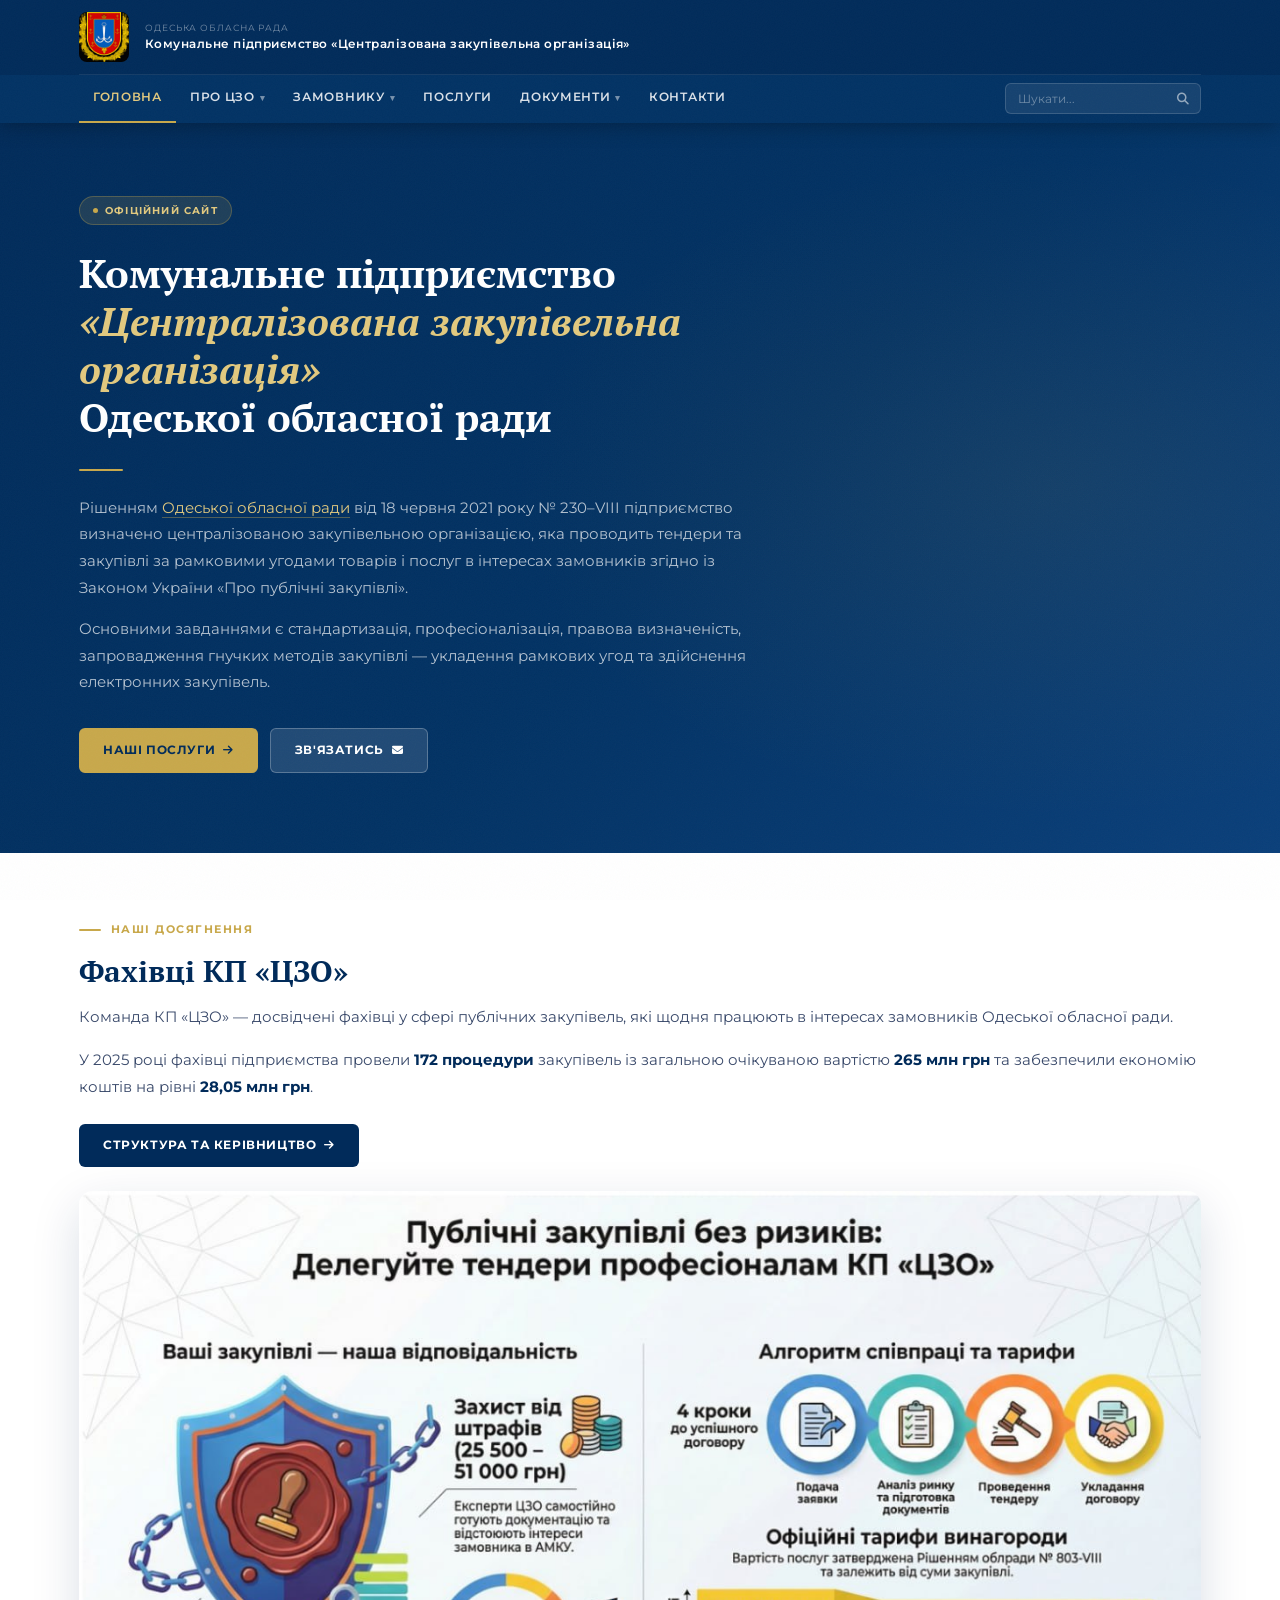
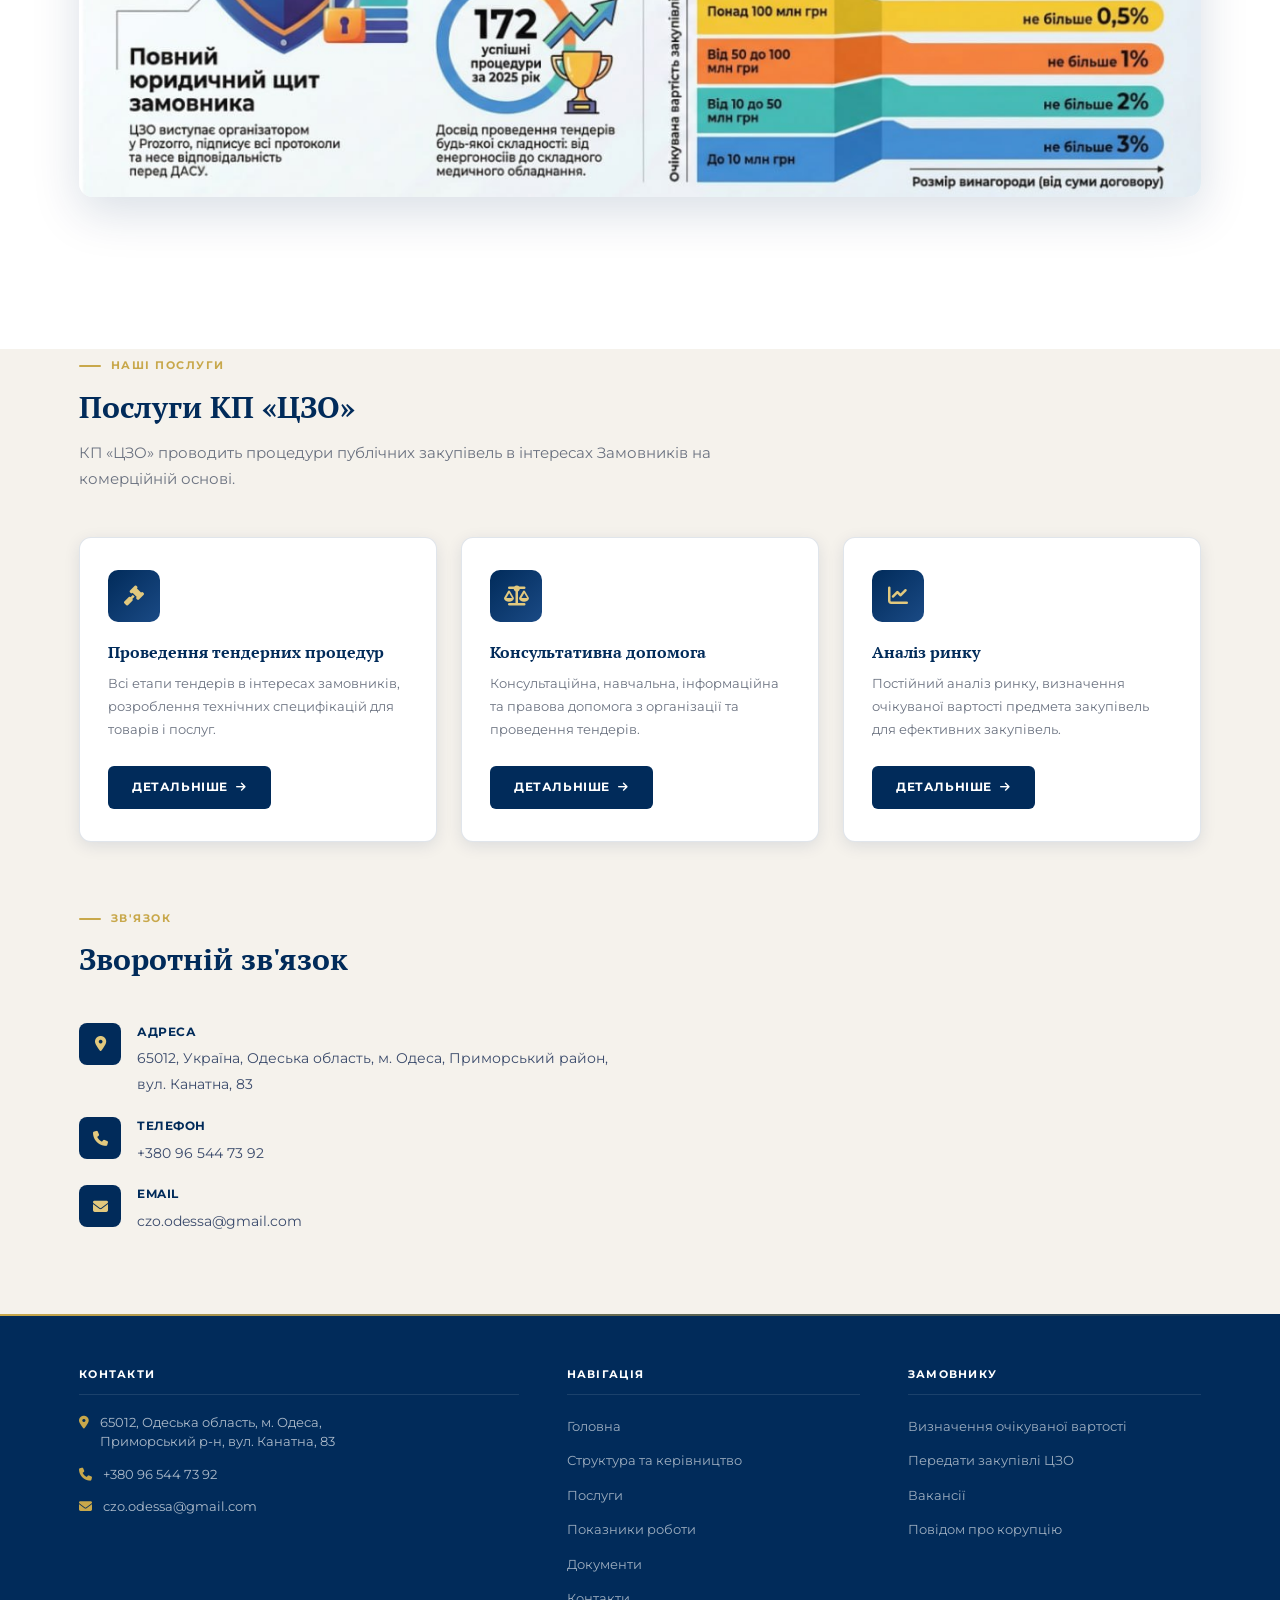
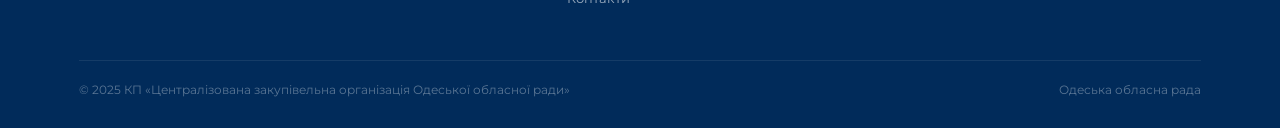
<file: index.html>
<!DOCTYPE html>
<html lang="uk">
<head>
  <meta charset="UTF-8">
  <meta name="viewport" content="width=device-width, initial-scale=1">
  <title>Головна — КП «ЦЗО»</title>
  <link rel="preconnect" href="https://fonts.googleapis.com">
  <link rel="preconnect" href="https://fonts.gstatic.com" crossorigin>
  <link href="https://fonts.googleapis.com/css2?family=Montserrat:wght@400;500;600;700;800&family=PT+Serif:ital,wght@0,400;0,700;1,400&display=swap" rel="stylesheet">
  <link rel="stylesheet" href="https://cdnjs.cloudflare.com/ajax/libs/font-awesome/6.4.0/css/all.min.css">
  <link rel="stylesheet" href="css/style.css">
</head>
<body>

<header class="site-header">
  <div class="container">
    <div class="header-brand">
      <img src="czo_icon.png" alt="КП ЦЗО" class="header-logo">
      <div class="header-title">
        <small>Одеська обласна рада</small>
        Комунальне підприємство «Централізована закупівельна організація»
      </div>
    </div>
  </div>
  <div class="header-nav-wrap">
    <div class="container" style="display:flex;align-items:center;justify-content:space-between;gap:12px;width:100%">
      <ul class="nav-menu" id="mainNav">
        <li class="active" ><a href="index.html">Головна</a></li>
        <li >
          <a href="#">Про ЦЗО <span class="nav-caret">▾</span></a>
          <ul class="sub-menu">
            <li><a href="структура-та-керівництво.html">Структура та керівництво</a></li>
            
            <li><a href="показники-роботи.html">Показники роботи</a></li>
            <li><a href="вакансії.html">Вакансії</a></li>
            <li><a href="повідом-про-корупцію.html">Повідом про корупцію</a></li>
          </ul>
        </li>
        <li >
          <a href="#">Замовнику <span class="nav-caret">▾</span></a>
          <ul class="sub-menu">
            <li><a href="визначення-очікуваної-вартості.html">Визначення очікуваної вартості</a></li>
<li><a href="передати-закупівлі-цзо.html">Передати закупівлі ЦЗО</a></li>
          </ul>
        </li>
        <li ><a href="послуги-кп-цзо.html">Послуги</a></li>
        <li >
          <a href="#">Документи <span class="nav-caret">▾</span></a>
          <ul class="sub-menu">
            <li><a href="documents.html">Звіти та документи</a></li>
          </ul>
        </li>
        <li ><a href="контакти.html">Контакти</a></li>
      </ul>
      <div style="display:flex;align-items:center;gap:8px">
        <form class="nav-search">
          <input type="search" placeholder="Шукати...">
          <button type="submit"><i class="fas fa-search"></i></button>
        </form>
        <button class="burger" id="burgerBtn" onclick="toggleMobile()">
          <i class="fas fa-bars" id="burgerIcon"></i>
        </button>
      </div>
    </div>
  </div>
  <nav class="mobile-nav" id="mobileNav">
    <ul>
      <li><a href="index.html">Головна</a></li>
      <li><a href="структура-та-керівництво.html">— Структура та керівництво</a></li>
      <li><a href="показники-роботи.html">— Показники роботи</a></li>
      <li><a href="вакансії.html">— Вакансії</a></li>
      <li><a href="повідом-про-корупцію.html">— Повідом про корупцію</a></li>
      <li><a href="визначення-очікуваної-вартості.html">— Визначення очікуваної вартості</a></li>
      <li><a href="передати-закупівлі-цзо.html">— Передати закупівлі ЦЗО</a></li>
      <li><a href="послуги-кп-цзо.html">Послуги</a></li>
      <li><a href="documents.html">Документи</a></li>
      <li><a href="контакти.html">Контакти</a></li>
    </ul>
  </nav>
</header>

<section style="background:linear-gradient(135deg,var(--navy) 0%,var(--navy-mid) 55%,#0a3f7a 100%);padding:72px 0 80px;position:relative;overflow:hidden">
    <div style="position:absolute;inset:0;background:radial-gradient(ellipse 65% 70% at 82% 50%,rgba(200,168,75,.08) 0%,transparent 65%)"></div>
    <div class="container" style="position:relative;z-index:1">
      <div class="badge" style="display:inline-flex;align-items:center;gap:7px;background:rgba(200,168,75,.15);border:1px solid rgba(200,168,75,.3);color:var(--gold-light);font-size:10px;font-weight:700;letter-spacing:.12em;text-transform:uppercase;padding:5px 13px;border-radius:100px;margin-bottom:24px">
        <span style="width:5px;height:5px;border-radius:50%;background:var(--gold);display:inline-block"></span>
        Офіційний сайт
      </div>
      <h1 style="font-family:'PT Serif',serif;font-size:clamp(22px,4vw,40px);font-weight:700;color:white;line-height:1.2;max-width:740px;margin-bottom:28px">
        Комунальне підприємство<br>
        <em style="font-style:italic;color:var(--gold-light)">«Централізована закупівельна організація»</em><br>
        Одеської обласної ради
      </h1>
      <div style="width:44px;height:2px;background:var(--gold);border-radius:2px;margin-bottom:24px"></div>
      <p style="color:rgba(255,255,255,.7);font-size:14.5px;line-height:1.85;max-width:680px;margin-bottom:14px">
        Рішенням <a href="https://oblrada.odessa.gov.ua/" target="_blank" style="color:var(--gold-light);border-bottom:1px solid rgba(200,168,75,.4)">Одеської обласної ради</a> від 18 червня 2021 року № 230–VIII підприємство визначено централізованою закупівельною організацією, яка проводить тендери та закупівлі за рамковими угодами товарів і послуг в інтересах замовників згідно із Законом України «Про публічні закупівлі».
      </p>
      <p style="color:rgba(255,255,255,.7);font-size:14.5px;line-height:1.85;max-width:680px;margin-bottom:32px">
        Основними завданнями є стандартизація, професіоналізація, правова визначеність, запровадження гнучких методів закупівлі — укладення рамкових угод та здійснення електронних закупівель.
      </p>
      <div style="display:flex;gap:12px;flex-wrap:wrap">
        <a href="послуги-кп-цзо.html" class="btn btn-gold">Наші послуги <i class="fas fa-arrow-right"></i></a>
        <a href="контакти.html" class="btn" style="background:rgba(255,255,255,.12);color:white;border:1px solid rgba(255,255,255,.25)">Зв'язатись <i class="fas fa-envelope"></i></a>
      </div>
    </div>
  </section>

<section class="section section-white">
  <div class="container">
    <div style="display:flex;flex-direction:column;align-items:center;gap:24px">
      <div class="fade-up">
        <div class="section-label">наші досягнення</div>
        <h2 class="section-title">Фахівці КП «ЦЗО»</h2>
        <p style="font-size:14.5px;color:var(--text-mid);line-height:1.85;margin-bottom:16px">
          Команда КП «ЦЗО» — досвідчені фахівці у сфері публічних закупівель, які щодня працюють в інтересах замовників Одеської обласної ради.
        </p>
        <p style="font-size:14.5px;color:var(--text-mid);line-height:1.85;margin-bottom:24px">
          У 2025 році фахівці підприємства провели <strong style="color:var(--navy)">172 процедури</strong> закупівель із загальною очікуваною вартістю <strong style="color:var(--navy)">265 млн грн</strong> та забезпечили економію коштів на рівні <strong style="color:var(--navy)">28,05 млн грн</strong>.
        </p>
        <a href="структура-та-керівництво.html" class="btn btn-primary">Структура та керівництво <i class="fas fa-arrow-right"></i></a>
      </div>
      <div class="fade-up">
        <img src="photo_team.jpg" alt="Команда КП ЦЗО" style="width:100%;border-radius:14px;box-shadow:var(--shadow-lg)">
      </div>
    </div>
  </div>
</section>
  <section class="section section-white" style="padding-bottom:24px"></section>
    <div class="container">
      <div class="section-head">
        <div class="section-label">Наші послуги</div>
        <h2 class="section-title">Послуги КП «ЦЗО»</h2>
        <p class="section-lead">КП «ЦЗО» проводить процедури публічних закупівель в інтересах Замовників на комерційній основі.</p>
      </div>
      <div class="cards-grid">
        <div class="card fade-up">
          <div class="card-icon"><i class="fas fa-gavel"></i></div>
          <h3>Проведення тендерних процедур</h3>
          <p>Всі етапи тендерів в інтересах замовників, розроблення технічних специфікацій для товарів і послуг.</p>
          <br><a href="передати-закупівлі-цзо.html" class="btn btn-primary">Детальніше <i class="fas fa-arrow-right"></i></a>
        </div>
        <div class="card fade-up">
          <div class="card-icon"><i class="fas fa-balance-scale"></i></div>
          <h3>Консультативна допомога</h3>
          <p>Консультаційна, навчальна, інформаційна та правова допомога з організації та проведення тендерів.</p>
          <br><a href="послуги-кп-цзо.html" class="btn btn-primary">Детальніше <i class="fas fa-arrow-right"></i></a>
        </div>
        <div class="card fade-up">
          <div class="card-icon"><i class="fas fa-chart-line"></i></div>
          <h3>Аналіз ринку</h3>
          <p>Постійний аналіз ринку, визначення очікуваної вартості предмета закупівель для ефективних закупівель.</p>
          <br><a href="визначення-очікуваної-вартості.html" class="btn btn-primary">Детальніше <i class="fas fa-arrow-right"></i></a>
        </div>
      </div>
    </div>
  </section>

  <section class="section" id="home-contact">
    <div class="container">
      <div class="section-head">
        <div class="section-label">Зв'язок</div>
        <h2 class="section-title">Зворотній зв'язок</h2>
      </div>
      <div class="two-col">
        <div>
          <div class="contact-item fade-up">
            <div class="contact-icon"><i class="fas fa-map-marker-alt"></i></div>
            <div class="contact-detail">
              <strong>Адреса</strong>
              <span>65012, Україна, Одеська область, м. Одеса, Приморський район, вул. Канатна, 83</span>
            </div>
          </div>
          <div class="contact-item fade-up">
            <div class="contact-icon"><i class="fas fa-phone"></i></div>
            <div class="contact-detail">
              <strong>Телефон</strong>
              <a href="tel:+380965447392">+380 96 544 73 92</a>
            </div>
          </div>
          <div class="contact-item fade-up">
            <div class="contact-icon"><i class="fas fa-envelope"></i></div>
            <div class="contact-detail">
              <strong>Email</strong>
              <span>czo.odessa@gmail.com</span>
            </div>
          </div>
        </div>
  </section>  
<footer class="site-footer">
  <div class="container">
    <div class="footer-grid">
      <div class="footer-col">
        <h4>Контакти</h4>
        <div class="footer-contact"><i class="fas fa-map-marker-alt"></i><span>65012, Одеська область, м. Одеса,<br>Приморський р-н, вул. Канатна, 83</span></div>
        <div class="footer-contact"><i class="fas fa-phone"></i><a href="tel:+380965447392">+380 96 544 73 92</a></div>
        <div class="footer-contact"><i class="fas fa-envelope"></i><span>czo.odessa@gmail.com</span></div>
      </div>
      <div class="footer-col">
        <h4>Навігація</h4>
        <ul>
          <li><a href="index.html">Головна</a></li>
          <li><a href="структура-та-керівництво.html">Структура та керівництво</a></li>
          <li><a href="послуги-кп-цзо.html">Послуги</a></li>
          <li><a href="показники-роботи.html">Показники роботи</a></li>
          <li><a href="documents.html">Документи</a></li>
          <li><a href="контакти.html">Контакти</a></li>
        </ul>
      </div>
      <div class="footer-col">
        <h4>Замовнику</h4>
        <ul>
          <li><a href="визначення-очікуваної-вартості.html">Визначення очікуваної вартості</a></li>
          <li><a href="передати-закупівлі-цзо.html">Передати закупівлі ЦЗО</a></li>
          <li><a href="вакансії.html">Вакансії</a></li>
          <li><a href="повідом-про-корупцію.html">Повідом про корупцію</a></li>
        </ul>
      </div>
    </div>
    <div class="footer-bottom">
      <p>© 2025 КП «Централізована закупівельна організація Одеської обласної ради»</p>
      <p><a href="https://oblrada.odessa.gov.ua/" target="_blank" style="color:rgba(255,255,255,.35);transition:color .2s" onmouseover="this.style.color='#E2C97E'" onmouseout="this.style.color='rgba(255,255,255,.35)'">Одеська обласна рада</a></p>
    </div>
  </div>
</footer>

<script src="js/main.js"></script>
</body>
</html>
</file>
<file: css/style.css>
/* ═══════════════════════════════════════
       DESIGN SYSTEM
    ═══════════════════════════════════════ */
    :root {
      --navy:       #012B5A;
      --navy-mid:   #023264;
      --navy-light: #1a4a85;
      --gold:       #C8A84B;
      --gold-light: #E2C97E;
      --cream:      #F5F2EC;
      --white:      #ffffff;
      --text:       #1a1a2e;
      --text-mid:   #3a4a6b;
      --muted:      #6b7280;
      --border:     rgba(1,43,90,0.12);
      --shadow:     0 4px 16px rgba(1,43,90,0.10);
      --shadow-lg:  0 16px 48px rgba(1,43,90,0.15);
    }

    *, *::before, *::after { box-sizing: border-box; margin: 0; padding: 0; }
    html { scroll-behavior: smooth; }

    body {
      font-family: 'Montserrat', sans-serif;
      font-size: 15px;
      line-height: 1.7;
      color: var(--text);
      background: var(--cream);
      overflow-x: hidden;
    }

    /* noise texture */
    body::after {
      content: '';
      position: fixed;
      inset: 0;
      background-image: url("data:image/svg+xml,%3Csvg xmlns='http://www.w3.org/2000/svg' width='200' height='200'%3E%3Cfilter id='n'%3E%3CfeTurbulence type='fractalNoise' baseFrequency='0.85' numOctaves='4' stitchTiles='stitch'/%3E%3C/filter%3E%3Crect width='200' height='200' filter='url(%23n)' opacity='0.03'/%3E%3C/svg%3E");
      pointer-events: none;
      z-index: 9999;
    }

    a { color: inherit; text-decoration: none; transition: color .2s; }
    img { max-width: 100%; border-radius: 4px; }

    .container {
      max-width: 1170px;
      margin: 0 auto;
      padding: 0 24px;
    }

    /* ═══════════════════════════════════════
       HEADER
    ═══════════════════════════════════════ */
    .site-header {
      position: sticky;
      top: 0;
      z-index: 200;
      background: var(--navy);
      box-shadow: 0 2px 20px rgba(0,0,0,.3);
    }

    .header-brand {
      display: flex;
      align-items: center;
      gap: 16px;
      padding: 12px 0;
      border-bottom: 1px solid rgba(255,255,255,.08);
    }

    .header-logo {
      width: 50px; height: 50px;
      border-radius: 8px;
      object-fit: contain;
      flex-shrink: 0;
    }

    .header-title {
      color: white;
      font-size: 11.5px;
      font-weight: 600;
      letter-spacing: .04em;
      line-height: 1.45;
    }

    .header-title small {
      display: block;
      font-size: 9px;
      font-weight: 400;
      color: rgba(255,255,255,.45);
      letter-spacing: .1em;
      text-transform: uppercase;
      margin-bottom: 2px;
    }

    /* ── NAV ── */
    .header-nav-wrap {
      display: flex;
      align-items: center;
      justify-content: space-between;
      gap: 12px;
      background: var(--navy-mid);
      padding: 0;
    }

    .nav-menu {
      display: flex;
      list-style: none;
      gap: 0;
      flex-wrap: wrap;
    }

    .nav-menu > li { position: relative; }

    .nav-menu > li > a {
      display: flex;
      align-items: center;
      gap: 5px;
      padding: 13px 14px;
      color: rgba(255,255,255,.85);
      font-size: 11.5px;
      font-weight: 600;
      letter-spacing: .06em;
      text-transform: uppercase;
      border-bottom: 2px solid transparent;
      white-space: nowrap;
      transition: color .2s, border-color .2s;
    }

    .nav-menu > li > a:hover,
    .nav-menu > li.active > a {
      color: var(--gold-light);
      border-bottom-color: var(--gold);
    }

    .nav-caret { font-size: 9px; opacity: .55; }

    .sub-menu {
      display: none;
      position: absolute;
      top: 100%; left: 0;
      background: var(--navy);
      border-top: 2px solid var(--gold);
      border-radius: 0 0 8px 8px;
      min-width: 230px;
      list-style: none;
      box-shadow: var(--shadow-lg);
      z-index: 300;
    }

    .nav-menu > li:hover .sub-menu { display: block; }

    .sub-menu li a {
      display: block;
      padding: 11px 20px;
      color: rgba(255,255,255,.78);
      font-size: 12px;
      font-weight: 500;
      border-bottom: 1px solid rgba(255,255,255,.06);
      transition: all .2s;
    }

    .sub-menu li a:hover {
      color: var(--gold-light);
      background: rgba(255,255,255,.04);
      padding-left: 26px;
    }

    /* search */
    .nav-search {
      display: flex;
      align-items: center;
      background: rgba(255,255,255,.08);
      border: 1px solid rgba(255,255,255,.15);
      border-radius: 6px;
      overflow: hidden;
      flex-shrink: 0;
      margin: 8px 0;
    }

    .nav-search input {
      background: none; border: none; outline: none;
      padding: 7px 12px;
      color: white; font-size: 12px;
      font-family: 'Montserrat', sans-serif;
      width: 160px;
    }

    .nav-search input::placeholder { color: rgba(255,255,255,.38); }

    .nav-search button {
      background: none; border: none;
      padding: 7px 11px;
      color: rgba(255,255,255,.55);
      cursor: pointer; font-size: 12px;
      transition: color .2s;
    }

    .nav-search button:hover { color: var(--gold-light); }

    /* ── BURGER ── */
    .burger {
      display: none;
      background: none;
      border: 1px solid rgba(255,255,255,.3);
      border-radius: 6px;
      padding: 8px 10px;
      cursor: pointer;
      color: white;
      font-size: 16px;
      flex-shrink: 0;
      margin: 8px 0;
    }

    /* ── MOBILE NAV ── */
    .mobile-nav {
      display: none;
      background: var(--navy-mid);
      border-top: 1px solid rgba(255,255,255,.08);
      padding: 8px 0 16px;
    }

    .mobile-nav.open { display: block; }

    .mobile-nav ul { list-style: none; }

    .mobile-nav ul li a {
      display: block;
      padding: 10px 24px;
      color: rgba(255,255,255,.82);
      font-size: 13px;
      font-weight: 600;
      border-bottom: 1px solid rgba(255,255,255,.05);
    }

    .mobile-nav ul li ul li a {
      padding-left: 40px;
      font-weight: 400;
      font-size: 12.5px;
      color: rgba(255,255,255,.65);
    }

    /* ═══════════════════════════════════════
       PAGE SYSTEM (SPA)
    ═══════════════════════════════════════ */
    

    /* ═══════════════════════════════════════
       PAGE HERO BANNER
    ═══════════════════════════════════════ */
    .page-hero {
      background: linear-gradient(135deg, var(--navy) 0%, var(--navy-mid) 60%, #0a3f7a 100%);
      padding: 56px 0 48px;
      position: relative;
      overflow: hidden;
    }

    .page-hero::before {
      content: '';
      position: absolute;
      inset: 0;
      background: radial-gradient(ellipse 60% 80% at 85% 50%, rgba(200,168,75,.07) 0%, transparent 65%);
    }

    .page-hero-inner { position: relative; z-index: 1; }

    .page-hero .badge {
      display: inline-flex;
      align-items: center;
      gap: 7px;
      background: rgba(200,168,75,.15);
      border: 1px solid rgba(200,168,75,.3);
      color: var(--gold-light);
      font-size: 10px;
      font-weight: 700;
      letter-spacing: .12em;
      text-transform: uppercase;
      padding: 5px 13px;
      border-radius: 100px;
      margin-bottom: 20px;
    }

    .page-hero .badge::before {
      content: '';
      width: 5px; height: 5px;
      border-radius: 50%;
      background: var(--gold);
    }

    .page-hero h1 {
      font-family: 'PT Serif', serif;
      font-size: clamp(22px, 4vw, 38px);
      font-weight: 700;
      color: white;
      line-height: 1.2;
      max-width: 700px;
    }

    .page-hero p {
      color: rgba(255,255,255,.68);
      font-size: 14px;
      line-height: 1.8;
      max-width: 620px;
      margin-top: 16px;
    }

    .hero-divider {
      width: 44px; height: 2px;
      background: var(--gold);
      border-radius: 2px;
      margin: 24px 0 0;
    }

    /* ═══════════════════════════════════════
       CONTENT SECTIONS
    ═══════════════════════════════════════ */
    .section { padding: 60px 0; }
    .section-white { background: white; }

    .section-label {
      display: inline-flex;
      align-items: center;
      gap: 10px;
      font-size: 10.5px;
      font-weight: 700;
      letter-spacing: .14em;
      text-transform: uppercase;
      color: var(--gold);
      margin-bottom: 14px;
    }

    .section-label::before {
      content: '';
      width: 22px; height: 2px;
      background: var(--gold);
      border-radius: 2px;
    }

    .section-title {
      font-family: 'PT Serif', serif;
      font-size: clamp(20px, 3vw, 30px);
      font-weight: 700;
      color: var(--navy);
      line-height: 1.25;
      margin-bottom: 14px;
    }

    .section-lead {
      font-size: 14.5px;
      color: var(--muted);
      line-height: 1.8;
      max-width: 680px;
    }

    .section-head { margin-bottom: 44px; }

    /* ── PROSE TEXT ── */
    .prose p {
      font-size: 14.5px;
      color: var(--text-mid);
      line-height: 1.85;
      margin-bottom: 16px;
    }

    .prose a {
      color: var(--navy);
      font-weight: 600;
      border-bottom: 1px solid var(--gold);
      transition: border-color .2s;
    }

    .prose a:hover { border-color: var(--navy); }

    .prose strong { color: var(--navy); font-weight: 700; }

    .prose h3 {
      font-family: 'PT Serif', serif;
      font-size: 20px;
      color: var(--navy);
      margin: 32px 0 12px;
    }

    .prose h4 {
      font-size: 15px;
      font-weight: 700;
      color: var(--navy);
      margin: 24px 0 8px;
    }

    .prose ul, .prose ol {
      padding-left: 20px;
      margin-bottom: 16px;
    }

    .prose li {
      font-size: 14px;
      color: var(--text-mid);
      line-height: 1.8;
      margin-bottom: 6px;
    }

    /* ── CARDS ── */
    .cards-grid {
      display: grid;
      grid-template-columns: repeat(auto-fit, minmax(270px, 1fr));
      gap: 24px;
    }

    .card {
      background: white;
      border: 1px solid var(--border);
      border-radius: 12px;
      padding: 32px 28px;
      position: relative;
      overflow: hidden;
      transition: transform .3s, box-shadow .3s;
      box-shadow: var(--shadow);
    }

    .card::before {
      content: '';
      position: absolute;
      top: 0; left: 0; right: 0;
      height: 3px;
      background: linear-gradient(90deg, var(--navy), var(--gold));
      transform: scaleX(0);
      transform-origin: left;
      transition: transform .3s;
    }

    .card:hover { transform: translateY(-4px); box-shadow: var(--shadow-lg); }
    .card:hover::before { transform: scaleX(1); }

    .card-icon {
      width: 52px; height: 52px;
      background: linear-gradient(135deg, var(--navy), var(--navy-light));
      border-radius: 10px;
      display: flex;
      align-items: center;
      justify-content: center;
      color: var(--gold-light);
      font-size: 20px;
      margin-bottom: 20px;
    }

    .card h3 {
      font-family: 'PT Serif', serif;
      font-size: 16px;
      font-weight: 700;
      color: var(--navy);
      margin-bottom: 10px;
      line-height: 1.3;
    }

    .card p {
      font-size: 13px;
      color: var(--muted);
      line-height: 1.75;
    }

    /* ── STEPS ── */
    .steps { display: flex; flex-direction: column; gap: 20px; }

    .step {
      display: flex;
      gap: 20px;
      align-items: flex-start;
      background: white;
      border-radius: 12px;
      padding: 24px 28px;
      box-shadow: var(--shadow);
      border: 1px solid var(--border);
    }

    .step-num {
      width: 40px; height: 40px;
      background: var(--navy);
      border-radius: 50%;
      display: flex;
      align-items: center;
      justify-content: center;
      color: var(--gold-light);
      font-size: 14px;
      font-weight: 700;
      flex-shrink: 0;
    }

    .step-body h4 {
      font-size: 14px;
      font-weight: 700;
      color: var(--navy);
      margin-bottom: 6px;
    }

    .step-body p {
      font-size: 13.5px;
      color: var(--text-mid);
      line-height: 1.75;
    }

    /* ── BTN ── */
    .btn {
      display: inline-flex;
      align-items: center;
      gap: 8px;
      padding: 11px 24px;
      border-radius: 6px;
      font-size: 12px;
      font-weight: 700;
      letter-spacing: .05em;
      text-transform: uppercase;
      cursor: pointer;
      border: none;
      transition: all .2s;
      font-family: 'Montserrat', sans-serif;
    }

    .btn-primary {
      background: var(--navy);
      color: white;
    }

    .btn-primary:hover {
      background: var(--navy-light);
      transform: translateX(2px);
      color: white;
    }

    .btn-gold {
      background: var(--gold);
      color: var(--navy);
    }

    .btn-gold:hover { background: var(--gold-light); }

    .btn i { font-size: 11px; transition: transform .2s; }
    .btn:hover i { transform: translateX(3px); }

    /* ── TWO COL LAYOUT ── */
    .two-col {
      display: grid;
      grid-template-columns: 1fr 1fr;
      gap: 56px;
      align-items: start;
    }

    .two-col-wide {
      display: grid;
      grid-template-columns: 1.4fr 1fr;
      gap: 56px;
      align-items: start;
    }

    /* ── INFO BOX ── */
    .info-box {
      background: var(--cream);
      border-left: 3px solid var(--gold);
      border-radius: 0 8px 8px 0;
      padding: 20px 24px;
      margin-bottom: 16px;
    }

    .info-box strong {
      display: block;
      font-size: 13px;
      font-weight: 700;
      color: var(--navy);
      margin-bottom: 4px;
    }

    .info-box p, .info-box span {
      font-size: 13.5px;
      color: var(--text-mid);
      line-height: 1.6;
    }

    /* ── CONTACT ITEMS ── */
    .contact-item {
      display: flex;
      align-items: flex-start;
      gap: 16px;
      margin-bottom: 20px;
    }

    .contact-icon {
      width: 42px; height: 42px;
      background: var(--navy);
      border-radius: 8px;
      display: flex;
      align-items: center;
      justify-content: center;
      color: var(--gold-light);
      font-size: 15px;
      flex-shrink: 0;
    }

    .contact-detail strong {
      display: block;
      font-size: 11.5px;
      font-weight: 700;
      letter-spacing: .05em;
      text-transform: uppercase;
      color: var(--navy);
      margin-bottom: 3px;
    }

    .contact-detail span, .contact-detail a {
      font-size: 14px;
      color: var(--text-mid);
    }

    .contact-detail a:hover { color: var(--navy); }

    /* ── FORM ── */
    .form-grid {
      display: grid;
      grid-template-columns: 1fr 1fr;
      gap: 16px;
    }

    .form-grid .full { grid-column: 1/-1; }

    .form-group { display: flex; flex-direction: column; gap: 6px; }

    .form-group label {
      font-size: 11px;
      font-weight: 700;
      letter-spacing: .07em;
      text-transform: uppercase;
      color: var(--muted);
    }

    .form-group input,
    .form-group textarea,
    .form-group select {
      background: var(--cream);
      border: 1.5px solid var(--border);
      border-radius: 8px;
      padding: 11px 14px;
      font-size: 14px;
      font-family: 'Montserrat', sans-serif;
      color: var(--text);
      outline: none;
      transition: border-color .2s, box-shadow .2s;
      resize: vertical;
    }

    .form-group input:focus,
    .form-group textarea:focus {
      border-color: var(--navy);
      box-shadow: 0 0 0 3px rgba(1,43,90,.08);
    }

    .form-group textarea { min-height: 120px; }

    .form-note {
      font-size: 11.5px;
      color: var(--muted);
      margin-top: 12px;
      font-style: italic;
      line-height: 1.6;
    }

    /* ── PRICE TABLE ── */
    .price-table {
      width: 100%;
      border-collapse: collapse;
      border-radius: 10px;
      overflow: hidden;
      box-shadow: var(--shadow);
    }

    .price-table th {
      background: var(--navy);
      color: white;
      padding: 14px 18px;
      font-size: 12px;
      font-weight: 600;
      letter-spacing: .05em;
      text-align: left;
    }

    .price-table td {
      padding: 13px 18px;
      border-bottom: 1px solid var(--border);
      font-size: 13.5px;
      color: var(--text-mid);
      background: white;
    }

    .price-table tr:hover td { background: rgba(1,43,90,.02); }

    .price-highlight {
      font-weight: 700;
      color: var(--navy);
      font-size: 15px;
    }

    /* ── DOCUMENTS LIST ── */
    .doc-list { list-style: none; display: flex; flex-direction: column; gap: 12px; }

    .doc-item {
      display: flex;
      align-items: center;
      gap: 16px;
      background: white;
      border: 1px solid var(--border);
      border-radius: 10px;
      padding: 18px 22px;
      transition: all .2s;
      box-shadow: var(--shadow);
    }

    .doc-item:hover {
      border-color: rgba(1,43,90,.25);
      box-shadow: var(--shadow-lg);
      transform: translateX(4px);
    }

    .doc-icon {
      width: 44px; height: 44px;
      background: linear-gradient(135deg, #e74c3c, #c0392b);
      border-radius: 8px;
      display: flex;
      align-items: center;
      justify-content: center;
      color: white;
      font-size: 18px;
      flex-shrink: 0;
    }

    .doc-name {
      font-size: 13.5px;
      font-weight: 600;
      color: var(--navy);
      line-height: 1.4;
    }

    .doc-sub {
      font-size: 11.5px;
      color: var(--muted);
      margin-top: 2px;
    }

    /* ── ACCORDION (Q&A) ── */
    .accordion { display: flex; flex-direction: column; gap: 10px; }

    .acc-item {
      background: white;
      border: 1px solid var(--border);
      border-radius: 10px;
      overflow: hidden;
      box-shadow: var(--shadow);
    }

    .acc-trigger {
      width: 100%;
      display: flex;
      align-items: center;
      justify-content: space-between;
      gap: 12px;
      padding: 18px 22px;
      background: none;
      border: none;
      cursor: pointer;
      text-align: left;
      font-family: 'Montserrat', sans-serif;
      font-size: 14px;
      font-weight: 600;
      color: var(--navy);
      transition: background .2s;
    }

    .acc-trigger:hover { background: rgba(1,43,90,.02); }

    .acc-trigger .acc-icon {
      font-size: 13px;
      color: var(--gold);
      flex-shrink: 0;
      transition: transform .3s;
    }

    .acc-item.open .acc-icon { transform: rotate(180deg); }

    .acc-body {
      max-height: 0;
      overflow: hidden;
      transition: max-height .35s ease;
    }

    .acc-item.open .acc-body { max-height: 600px; }

    .acc-body-inner {
      padding: 0 22px 20px;
      font-size: 13.5px;
      color: var(--text-mid);
      line-height: 1.8;
    }

    .acc-body-inner ul {
      padding-left: 18px;
      margin-top: 8px;
    }

    .acc-body-inner li { margin-bottom: 5px; }

    /* ── MAP EMBED ── */
    .map-wrap {
      border-radius: 12px;
      overflow: hidden;
      box-shadow: var(--shadow-lg);
      border: 2px solid var(--border);
    }

    .map-wrap iframe {
      display: block;
      width: 100%;
      height: 320px;
      border: none;
    }

    /* ── VACANCY CARD ── */
    .vacancy {
      background: white;
      border: 1px solid var(--border);
      border-radius: 12px;
      overflow: hidden;
      box-shadow: var(--shadow);
    }

    .vacancy-head {
      background: var(--navy);
      padding: 28px 32px;
      display: flex;
      align-items: center;
      gap: 16px;
    }

    .vacancy-head-icon {
      width: 52px; height: 52px;
      background: rgba(200,168,75,.2);
      border-radius: 10px;
      display: flex;
      align-items: center;
      justify-content: center;
      color: var(--gold-light);
      font-size: 22px;
      flex-shrink: 0;
    }

    .vacancy-head h3 {
      font-family: 'PT Serif', serif;
      font-size: 20px;
      color: white;
    }

    .vacancy-salary {
      font-size: 13px;
      color: rgba(255,255,255,.65);
      margin-top: 4px;
    }

    .vacancy-salary strong { color: var(--gold-light); }

    .vacancy-body { padding: 32px; }

    .vacancy-cols {
      display: grid;
      grid-template-columns: 1fr 1fr;
      gap: 32px;
      margin-bottom: 28px;
    }

    .vacancy-block h4 {
      font-size: 12px;
      font-weight: 700;
      letter-spacing: .08em;
      text-transform: uppercase;
      color: var(--muted);
      margin-bottom: 12px;
      padding-bottom: 8px;
      border-bottom: 1px solid var(--border);
    }

    .vacancy-block ul {
      list-style: none;
      display: flex;
      flex-direction: column;
      gap: 7px;
    }

    .vacancy-block ul li {
      font-size: 13px;
      color: var(--text-mid);
      padding-left: 16px;
      position: relative;
      line-height: 1.5;
    }

    .vacancy-block ul li::before {
      content: '›';
      position: absolute;
      left: 0;
      color: var(--gold);
      font-weight: 700;
    }

    .vacancy-duties h4 {
      font-size: 12px;
      font-weight: 700;
      letter-spacing: .08em;
      text-transform: uppercase;
      color: var(--muted);
      margin-bottom: 12px;
      padding-bottom: 8px;
      border-bottom: 1px solid var(--border);
    }

    .vacancy-duties ul {
      list-style: none;
      display: flex;
      flex-direction: column;
      gap: 7px;
    }

    .vacancy-duties ul li {
      font-size: 13px;
      color: var(--text-mid);
      padding-left: 16px;
      position: relative;
      line-height: 1.55;
    }

    .vacancy-duties ul li::before {
      content: '›';
      position: absolute;
      left: 0;
      color: var(--gold);
      font-weight: 700;
    }

    /* ── STRUCTURE ── */
    .org-card {
      background: white;
      border: 1px solid var(--border);
      border-radius: 12px;
      padding: 28px 32px;
      display: flex;
      align-items: center;
      gap: 20px;
      box-shadow: var(--shadow);
    }

    .org-avatar {
      width: 72px; height: 72px;
      background: linear-gradient(135deg, var(--navy), var(--navy-light));
      border-radius: 50%;
      display: flex;
      align-items: center;
      justify-content: center;
      color: var(--gold-light);
      font-size: 28px;
      flex-shrink: 0;
    }

    .org-info h3 {
      font-family: 'PT Serif', serif;
      font-size: 18px;
      color: var(--navy);
      margin-bottom: 4px;
    }

    .org-info .role {
      font-size: 12px;
      font-weight: 600;
      letter-spacing: .07em;
      text-transform: uppercase;
      color: var(--gold);
    }

    /* ── FOOTER ── */
    .site-footer {
      background: var(--navy);
      color: rgba(255,255,255,.75);
      padding: 52px 0 28px;
      position: relative;
    }

    .site-footer::before {
      content: '';
      position: absolute;
      top: 0; left: 0; right: 0;
      height: 2px;
      background: linear-gradient(90deg, var(--gold), transparent);
    }

    .footer-grid {
      display: grid;
      grid-template-columns: 1.5fr 1fr 1fr;
      gap: 48px;
      margin-bottom: 40px;
    }

    .footer-col h4 {
      color: white;
      font-size: 10.5px;
      font-weight: 700;
      letter-spacing: .12em;
      text-transform: uppercase;
      margin-bottom: 18px;
      padding-bottom: 10px;
      border-bottom: 1px solid rgba(255,255,255,.1);
    }

    .footer-col ul { list-style: none; }

    .footer-col ul li { margin-bottom: 9px; }

    .footer-col ul li a {
      font-size: 13px;
      color: rgba(255,255,255,.62);
      transition: color .2s;
    }

    .footer-col ul li a:hover { color: var(--gold-light); }

    .footer-contact { display: flex; align-items: flex-start; gap: 11px; margin-bottom: 13px; }

    .footer-contact i { color: var(--gold); font-size: 13px; margin-top: 3px; flex-shrink: 0; }

    .footer-contact span, .footer-contact a {
      font-size: 13px;
      color: rgba(255,255,255,.68);
      line-height: 1.5;
    }

    .footer-contact a:hover { color: var(--gold-light); }

    .footer-bottom {
      border-top: 1px solid rgba(255,255,255,.08);
      padding-top: 20px;
      display: flex;
      align-items: center;
      justify-content: space-between;
      gap: 12px;
      flex-wrap: wrap;
    }

    .footer-bottom p { font-size: 11.5px; color: rgba(255,255,255,.35); }

    /* ── FADE UP ── */
    .fade-up {
      opacity: 0;
      transform: translateY(24px);
      transition: opacity .6s ease, transform .6s ease;
    }

    .fade-up.visible { opacity: 1; transform: none; }

    /* ═══════════════════════════════════════
       RESPONSIVE
    ═══════════════════════════════════════ */
    @media (max-width: 900px) {
      .two-col, .two-col-wide { grid-template-columns: 1fr; gap: 32px; }
      .footer-grid { grid-template-columns: 1fr 1fr; gap: 32px; }
      .vacancy-cols { grid-template-columns: 1fr; gap: 20px; }
    }

    @media (max-width: 700px) {
      .nav-menu { display: none; }
      .nav-search { display: none; }
      .burger { display: flex; }
      .header-nav-wrap { justify-content: flex-end; padding: 0 0; }
      .header-brand { padding: 10px 0; }
      .header-title { font-size: 10px; }
      .header-logo { width: 40px; height: 40px; }

      .cards-grid { grid-template-columns: 1fr; }
      .form-grid { grid-template-columns: 1fr; }
      .footer-grid { grid-template-columns: 1fr; gap: 24px; }
      .section { padding: 40px 0; }
      .page-hero { padding: 40px 0 32px; }
    }

    @media (max-width: 480px) {
      .container { padding: 0 16px; }
      .page-hero h1 { font-size: 20px; }
    }


    .doc-item { align-items: center; flex-wrap: wrap; gap: 12px; }
    .doc-btns { display: flex; gap: 8px; flex-shrink: 0; flex-wrap: wrap; }
    .doc-btn {
      display: inline-flex; align-items: center; gap: 6px;
      padding: 8px 14px; border-radius: 6px; border: none;
      font-size: 12px; font-weight: 600; font-family: 'Montserrat', sans-serif;
      cursor: pointer; transition: all .2s; white-space: nowrap; text-decoration: none;
    }
    .doc-btn-view { background: rgba(1,43,90,.08); color: var(--navy); border: 1.5px solid var(--border); }
    .doc-btn-view:hover { background: var(--navy); color: white; border-color: var(--navy); }
    .doc-btn-dl { background: var(--navy); color: white; }
    .doc-btn-dl:hover { background: var(--navy-light); color: white; }
    @media (max-width: 600px) {
      .doc-btns { width: 100%; }
      .doc-btn { flex: 1; justify-content: center; }
    }

    /* scrollbar */
    ::-webkit-scrollbar { width: 5px; }
    ::-webkit-scrollbar-track { background: var(--cream); }
    ::-webkit-scrollbar-thumb { background: var(--navy-mid); border-radius: 3px; }
    ::selection { background: var(--navy); color: white; }
  
/* ── STATS PAGE ── */
.stats-grid { display: grid; grid-template-columns: repeat(auto-fit, minmax(220px, 1fr)); gap: 20px; }
.stat-card { background: white; border: 1px solid var(--border); border-radius: 14px; padding: 28px 24px; box-shadow: var(--shadow); position: relative; overflow: hidden; transition: transform .3s, box-shadow .3s; }
.stat-card:hover { transform: translateY(-4px); box-shadow: var(--shadow-lg); }
.stat-card::after { content: ''; position: absolute; bottom: 0; left: 0; right: 0; height: 3px; background: linear-gradient(90deg, var(--navy), var(--gold)); }
.stat-icon { width: 48px; height: 48px; background: linear-gradient(135deg, var(--navy), var(--navy-light)); border-radius: 10px; display: flex; align-items: center; justify-content: center; color: var(--gold-light); font-size: 18px; margin-bottom: 16px; }
.stat-value { font-family: 'PT Serif', serif; font-size: 40px; font-weight: 700; color: var(--navy); line-height: 1; margin-bottom: 6px; }
.stat-value span { font-size: 20px; color: var(--gold); }
.stat-label { font-size: 12px; font-weight: 600; color: var(--muted); text-transform: uppercase; letter-spacing: .06em; line-height: 1.4; }
.stat-sub { font-size: 11.5px; color: var(--muted); margin-top: 6px; line-height: 1.5; }
.chart-wrap { background: white; border: 1px solid var(--border); border-radius: 14px; padding: 28px 28px 24px; box-shadow: var(--shadow); }
.chart-title { font-family: 'PT Serif', serif; font-size: 17px; color: var(--navy); margin-bottom: 4px; }
.chart-sub { font-size: 12px; color: var(--muted); margin-bottom: 20px; }
@media (max-width: 700px) { .stats-grid { grid-template-columns: 1fr 1fr; } }
@media (max-width: 480px) { .stats-grid { grid-template-columns: 1fr; } }
</file>
